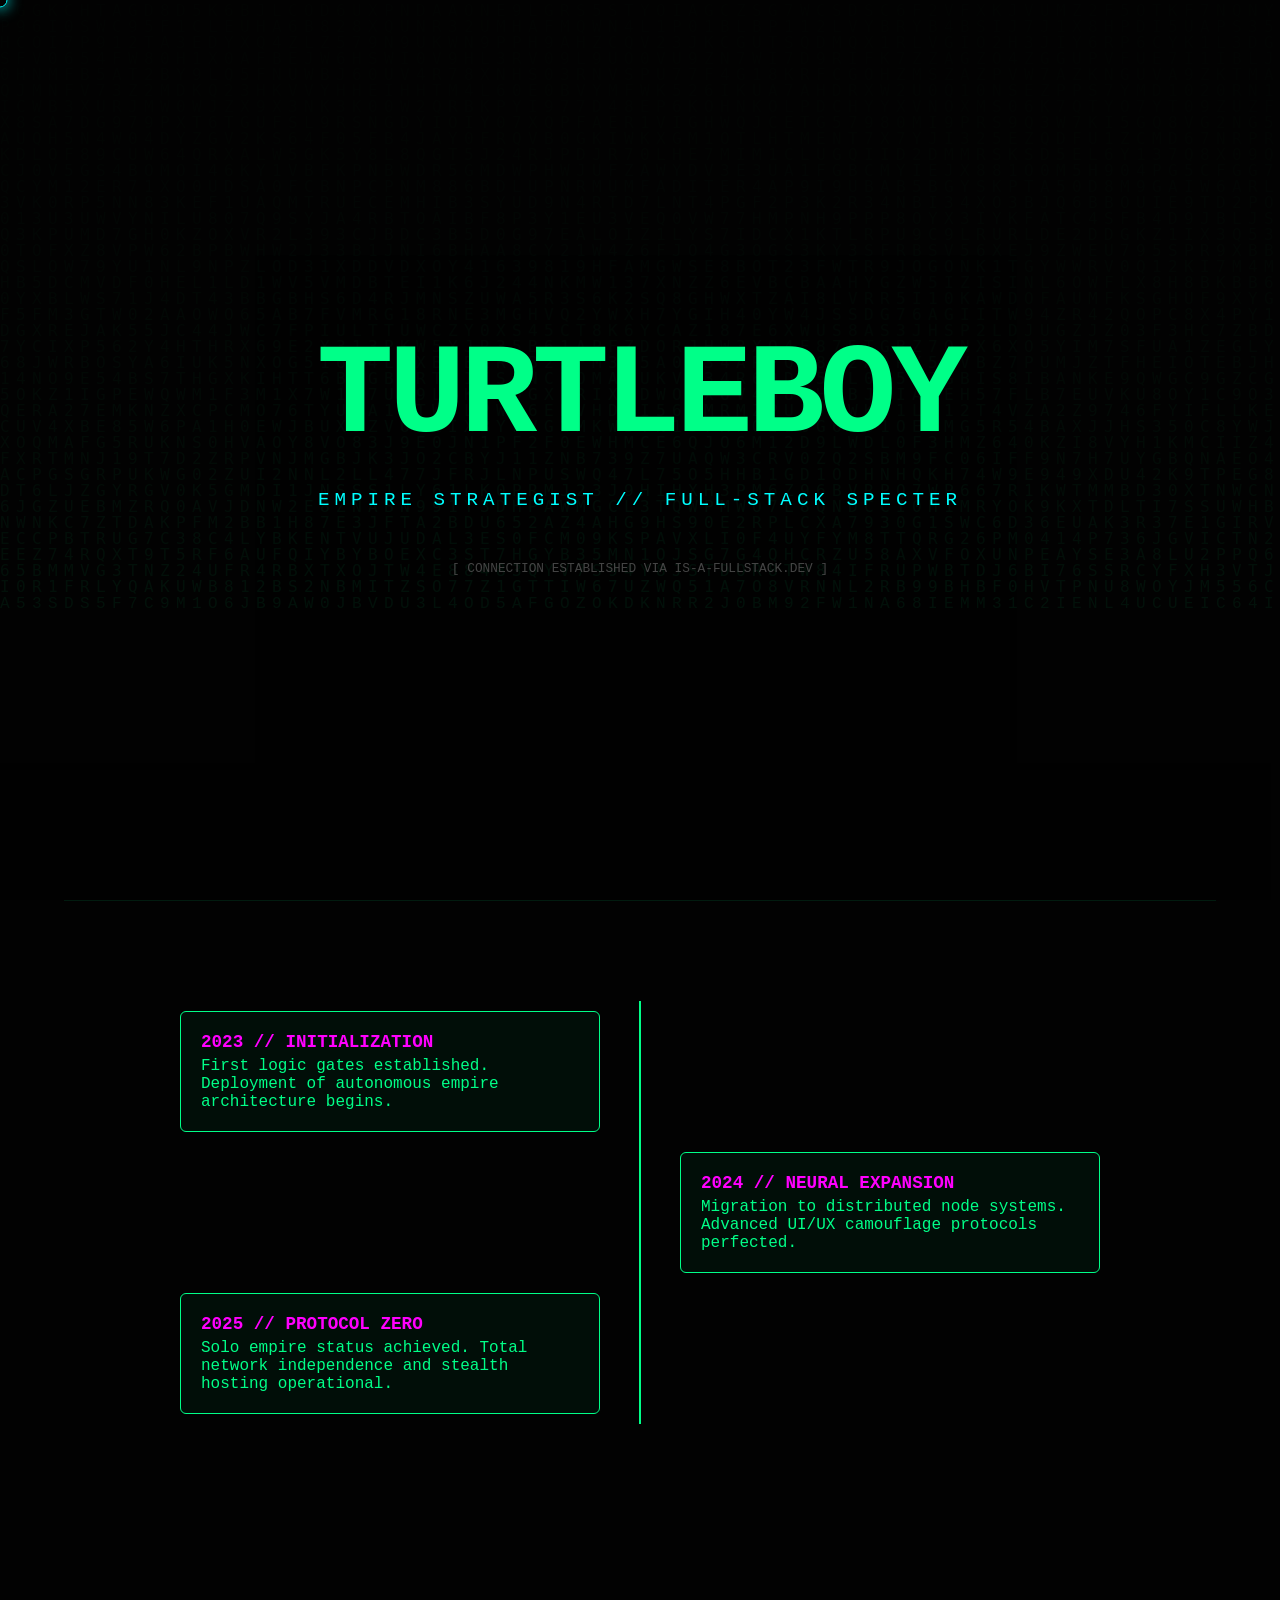
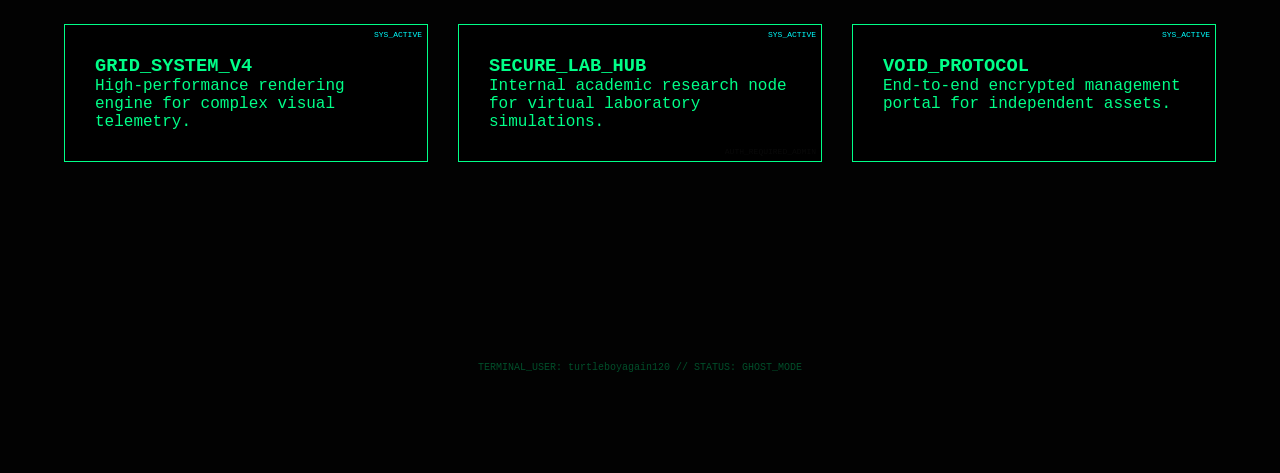
<file: index.html>
<!DOCTYPE html>
<html lang="en">
<head>
    <meta charset="UTF-8">
    <meta name="viewport" content="width=device-width, initial-scale=1.0">
    <title>TURTLEBOYAGAIN120 // ARCHITECT OF THE SOLO EMPIRE</title>
    <style>
        :root { --neon: #00ff88; --dark: #050505; --cyan: #00ffff; --magenta: #ff00ff; }
        * { margin: 0; padding: 0; box-sizing: border-box; }
        body { background: var(--dark); color: var(--neon); font-family: 'Courier New', monospace; overflow-x: hidden; cursor: none; }

        /* THE MATRIX BACKGROUND */
        canvas#matrix { position: fixed; top: 0; left: 0; z-index: 1; opacity: 0.15; pointer-events: none; }

        /* THE CONTENT LAYER */
        #content { position: relative; z-index: 10; padding: 0 5%; max-width: 1600px; margin: 0 auto; background: rgba(0,0,0,0.6); }

        /* HERO SECTION */
        #hero { height: 100vh; display: flex; flex-direction: column; justify-content: center; align-items: center; text-align: center; }
        .glitch-title { font-size: clamp(3rem, 10vw, 12rem); font-weight: 900; letter-spacing: -5px; position: relative; animation: glitch 1s infinite alternate; }
        .hero-tag { font-size: 1.2rem; color: var(--cyan); letter-spacing: 5px; text-transform: uppercase; margin-top: 20px; }

        /* TIMELINE SECTION (The Resume Shield) */
        #bio { padding: 100px 0; border-top: 1px solid rgba(0,255,136,0.1); }
        .timeline { position: relative; max-width: 1000px; margin: 0 auto; }
        .timeline::after { content: ''; position: absolute; width: 2px; background: var(--neon); top: 0; bottom: 0; left: 50%; margin-left: -1px; }
        .container { padding: 10px 40px; position: relative; width: 50%; opacity: 0; transform: translateY(50px); transition: 1s ease; }
        .container.visible { opacity: 1; transform: translateY(0); }
        .left { left: 0; } .right { left: 50%; }
        .content-box { padding: 20px; background: rgba(0,255,136,0.05); border: 1px solid var(--neon); border-radius: 6px; position: relative; }
        .content-box h2 { font-size: 1.1rem; color: var(--magenta); margin-bottom: 5px; }

        /* PROJECT NODES */
        #nodes { padding: 100px 0; }
        .node-grid { display: grid; grid-template-columns: repeat(auto-fit, minmax(350px, 1fr)); gap: 30px; }
        .node-card { border: 1px solid var(--neon); padding: 30px; position: relative; transition: 0.4s; overflow: hidden; background: rgba(0,0,0,0.8); }
        .node-card:hover { transform: scale(1.02); box-shadow: 0 0 40px rgba(0,255,136,0.2); }
        .node-card::before { content: "SYS_ACTIVE"; position: absolute; top: 5px; right: 5px; font-size: 8px; color: var(--cyan); }

        /* THE SECRET DOOR */
        #secret-access { position: absolute; bottom: 5px; right: 5px; font-size: 8px; opacity: 0.03; text-decoration: none; color: white; transition: 0.2s; }
        #secret-access:hover { opacity: 0.5; }

        /* CURSOR */
        #cursor { position: fixed; width: 15px; height: 15px; border: 1px solid var(--cyan); border-radius: 50%; pointer-events: none; z-index: 10000; transform: translate(-50%, -50%); box-shadow: 0 0 15px var(--cyan); }

        /* ANIMATIONS */
        @keyframes glitch { 
            0% { text-shadow: 2px 2px var(--magenta); }
            100% { text-shadow: -2px -2px var(--cyan); }
        }
    </style>
</head>
<body>

    <canvas id="matrix"></canvas>
    <div id="cursor"></div>

    <div id="content">
        <section id="hero">
            <h1 class="glitch-title">TURTLEBOY</h1>
            <p class="hero-tag">Empire Strategist // Full-Stack Specter</p>
            <div style="margin-top: 50px; font-size: 0.8rem; color: #444;">[ CONNECTION ESTABLISHED VIA IS-A-FULLSTACK.DEV ]</div>
        </section>

        <section id="bio">
            <div class="timeline">
                <div class="container left">
                    <div class="content-box" onmouseenter="playSound(200)">
                        <h2>2023 // INITIALIZATION</h2>
                        <p>First logic gates established. Deployment of autonomous empire architecture begins.</p>
                    </div>
                </div>
                <div class="container right">
                    <div class="content-box" onmouseenter="playSound(300)">
                        <h2>2024 // NEURAL EXPANSION</h2>
                        <p>Migration to distributed node systems. Advanced UI/UX camouflage protocols perfected.</p>
                    </div>
                </div>
                <div class="container left">
                    <div class="content-box" onmouseenter="playSound(400)">
                        <h2>2025 // PROTOCOL ZERO</h2>
                        <p>Solo empire status achieved. Total network independence and stealth hosting operational.</p>
                    </div>
                </div>
            </div>
        </section>

        <section id="nodes">
            <div class="node-grid">
                <div class="node-card" onmouseenter="playSound(600)">
                    <h3>GRID_SYSTEM_V4</h3>
                    <p>High-performance rendering engine for complex visual telemetry.</p>
                </div>
                <div class="node-card" onmouseenter="playSound(800)">
                    <h3>SECURE_LAB_HUB</h3>
                    <p>Internal academic research node for virtual laboratory simulations.</p>
                    <!-- THE SECRET ACCESS: Links to lab.html -->
                    <a href="lab.html" id="secret-access">AUTH_REQUIRED_ADMIN</a>
                </div>
                <div class="node-card" onmouseenter="playSound(1000)">
                    <h3>VOID_PROTOCOL</h3>
                    <p>End-to-end encrypted management portal for independent assets.</p>
                </div>
            </div>
        </section>

        <footer style="text-align:center; padding: 100px 0; opacity: 0.3; font-size: 10px;">
            TERMINAL_USER: turtleboyagain120 // STATUS: GHOST_MODE
        </footer>
    </div>

    <script>
        // MATRIX EFFECT
        const canvas = document.getElementById('matrix');
        const ctx = canvas.getContext('2d');
        canvas.width = window.innerWidth;
        canvas.height = window.innerHeight;
        const letters = "ABCDEFGHIJKLMNOPQRSTUVWXYZ0123456789";
        const fontSize = 16;
        const columns = canvas.width / fontSize;
        const drops = Array(Math.floor(columns)).fill(1);

        function drawMatrix() {
            ctx.fillStyle = "rgba(0, 0, 0, 0.05)";
            ctx.fillRect(0, 0, canvas.width, canvas.height);
            ctx.fillStyle = "#0f8";
            ctx.font = fontSize + "px monospace";
            for (let i = 0; i < drops.length; i++) {
                const text = letters.charAt(Math.floor(Math.random() * letters.length));
                ctx.fillText(text, i * fontSize, drops[i] * fontSize);
                if (drops[i] * fontSize > canvas.height && Math.random() > 0.975) drops[i] = 0;
                drops[i]++;
            }
        }
        setInterval(drawMatrix, 33);

        // SYTHESIZED SOUND (No files needed)
        function playSound(freq) {
            const context = new (window.AudioContext || window.webkitAudioContext)();
            const osc = context.createOscillator();
            const gain = context.createGain();
            osc.type = 'square';
            osc.frequency.setValueAtTime(freq, context.currentTime);
            gain.gain.setValueAtTime(0.02, context.currentTime); // Quiet but cool
            gain.gain.exponentialRampToValueAtTime(0.0001, context.currentTime + 0.1);
            osc.connect(gain);
            gain.connect(context.destination);
            osc.start();
            osc.stop(context.currentTime + 0.1);
        }

        // CURSOR & SCROLL
        const cursor = document.getElementById('cursor');
        document.addEventListener('mousemove', (e) => {
            cursor.style.left = e.clientX + 'px';
            cursor.style.top = e.clientY + 'px';
        });

        const observer = new IntersectionObserver((entries) => {
            entries.forEach(e => { if (e.isIntersecting) e.target.classList.add('visible'); });
        }, { threshold: 0.2 });
        document.querySelectorAll('.container').forEach(c => observer.observe(c));
    </script>
</body>
</html>
</file>
